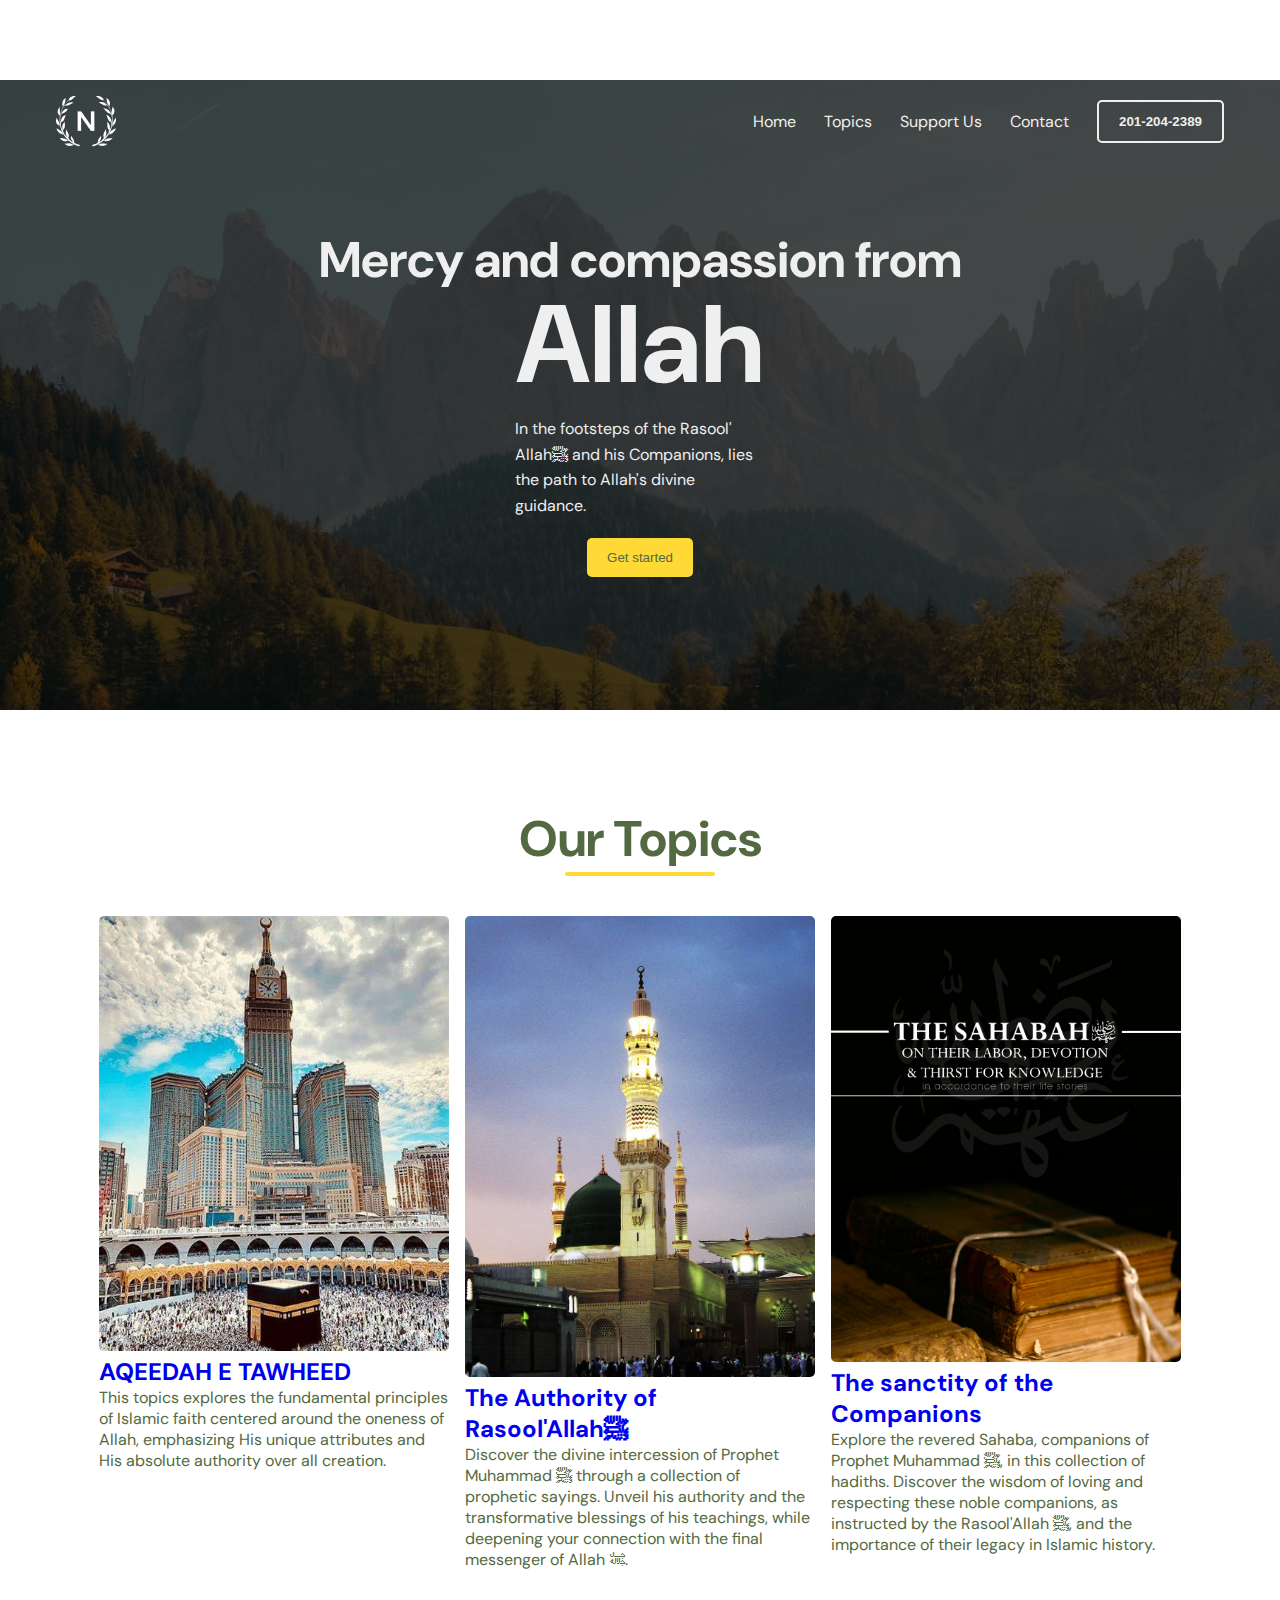
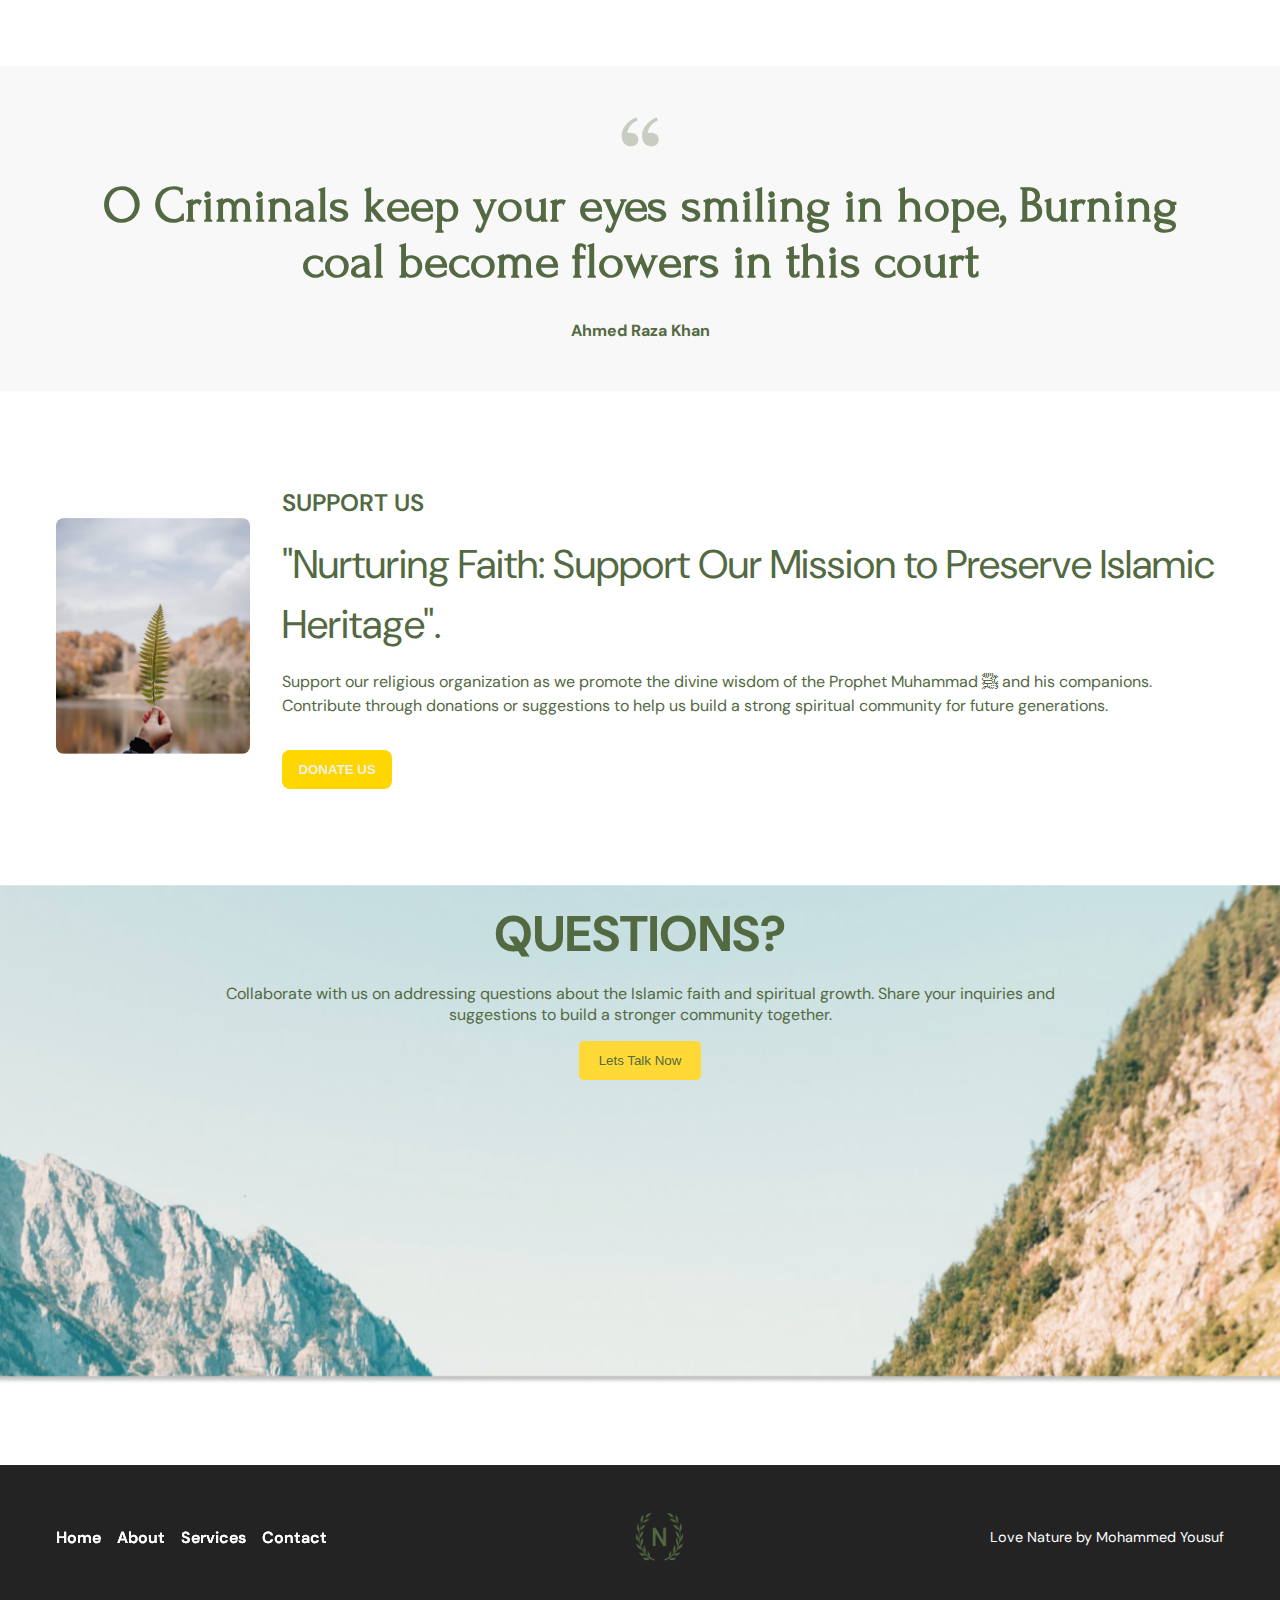
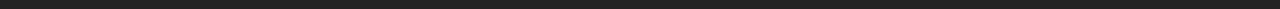
<file: index.html>
<!DOCTYPE html>
<html lang="en">
  <head>
    <meta charset="UTF-8" />
    <meta name="viewport" content="width=device-width, initial-scale=1.0" />
    <title>Guidance</title>
    <link rel="stylesheet" type="text/css" href="/style.css" />
  </head>
  <body>
    <section id="main">
      <div class="container">
        <nav>
          <img src="./Images/logo.png" alt="" class="logo" />
          <ul class="nav-list">
            <li><a href="#">Home</a></li>
            <li><a href="#">Topics</a></li>
            <li><a href="#">Support Us</a></li>
            <li><a href="#">Contact</a></li>
            <li><button class="btn btn-secondary">201-204-2389</button></li>
          </ul>
          <img src="Images/menu2svg.svg" alt="" class="menu-btn" />
        </nav>
        <div class="main-content">
          <h1 class="intro-heading">Mercy and compassion from</h1>
          <h1 class="main-heading">Allah</h1>
          <p>
            In the footsteps of the Rasool' Allahﷺ and his Companions, lies the
            path to Allah's divine guidance.
          </p>
          <button class="btn btn-primary">Get started</button>
        </div>
      </div>
    </section>
    <section id="services">
      <div class="container">
        <header class="section-title">
          <h1>Our Topics</h1>
          <div class="line"></div>
        </header>
        <div class="services">
          <article class="service">
            <a href="aqeedah-e-tawheed/index.html">
              <img src="Images/tawheedpic.png" alt="AQEEDAH E TAWHEED" />
            </a>
            <a href="aqeedah-e-tawheed/index.html"
              ><h2>AQEEDAH E TAWHEED</h2></a
            >
            <p>
              This topics explores the fundamental principles of Islamic faith
              centered around the oneness of Allah, emphasizing His unique
              attributes and His absolute authority over all creation.
            </p>
          </article>
          <article class="service">
            <a href="authority-of-rasoolallah/index.html">
              <img
                src="Images/madina 4.png"
                alt="The Authority of Rasool'Allahﷺ"
              />
            </a>
            <a href="authority-of-rasoolallah/index.html"
              ><h2>The Authority of Rasool'Allahﷺ</h2></a
            >
            <p>
              Discover the divine intercession of Prophet Muhammad ﷺ through a
              collection of prophetic sayings. Unveil his authority and the
              transformative blessings of his teachings, while deepening your
              connection with the final messenger of Allah ﷻ.
            </p>
          </article>
          <article class="service">
            <a href="sanctity-of-the-companions/index.html">
              <img
                src="Images/sahabah3.png"
                alt="The sanctity of the Companions"
              />
            </a>
            <a href="sanctity-of-the-companions/index.html"
              ><h2>The sanctity of the Companions</h2></a
            >
            <p>
              Explore the revered Sahaba, companions of Prophet Muhammad ﷺ, in
              this collection of hadiths. Discover the wisdom of loving and
              respecting these noble companions, as instructed by the
              Rasool'Allah ﷺ, and the importance of their legacy in Islamic
              history.
            </p>
          </article>
        </div>
      </div>
    </section>

    <section id="testimonial">
      <div class="container">
        <img src="Images/quote.png" alt="" />
        <h1>
          O Criminals keep your eyes smiling in hope, Burning coal become
          flowers in this court
        </h1>
        <div class="profile">
          <h4>Ahmed Raza Khan</h4>
        </div>
      </div>
    </section>

    <section id="about-us">
      <div class="container">
        <div class="about-image">
          <img src="Images/about.png" alt="About Us Image" />
        </div>
        <div class="about-content">
          <h4>Support Us</h4>
          <h1>
            "Nurturing Faith: Support Our Mission to Preserve Islamic Heritage".
          </h1>
          <p>
            Support our religious organization as we promote the divine wisdom
            of the Prophet Muhammad ﷺ and his companions. Contribute through
            donations or suggestions to help us build a strong spiritual
            community for future generations.
          </p>
          <button class="btn-connect">Donate Us</button>
        </div>
      </div>
    </section>

    <section id="questions">
      <div class="container">
        <h1>QUESTIONS?</h1>
        <p>
          Collaborate with us on addressing questions about the Islamic faith
          and spiritual growth. Share your inquiries and<br />suggestions to
          build a stronger community together.
        </p>
        <button class="btn btn-primary">Lets Talk Now</button>
      </div>
    </section>

    <footer>
      <div class="container">
        <ul class="footer-links">
          <li><a href="#">Home</a></li>
          <li><a href="#">About</a></li>
          <li><a href="#">Services</a></li>
          <li><a href="#">Contact</a></li>
        </ul>
        <img
          src="Images/logo-colored.png"
          alt="Love Nature Logo"
          class="footerlogo"
        />
        <p>Love Nature by Mohammed Yousuf</p>
      </div>
    </footer>

    <script>
      const navBtn = document.querySelector(".menu-btn");
      const navlist = document.querySelector(".nav-list");

      navBtn.addEventListener("click", function () {
        navlist.classList.toggle("active");
      });
    </script>
  </body>
</html>
</file>
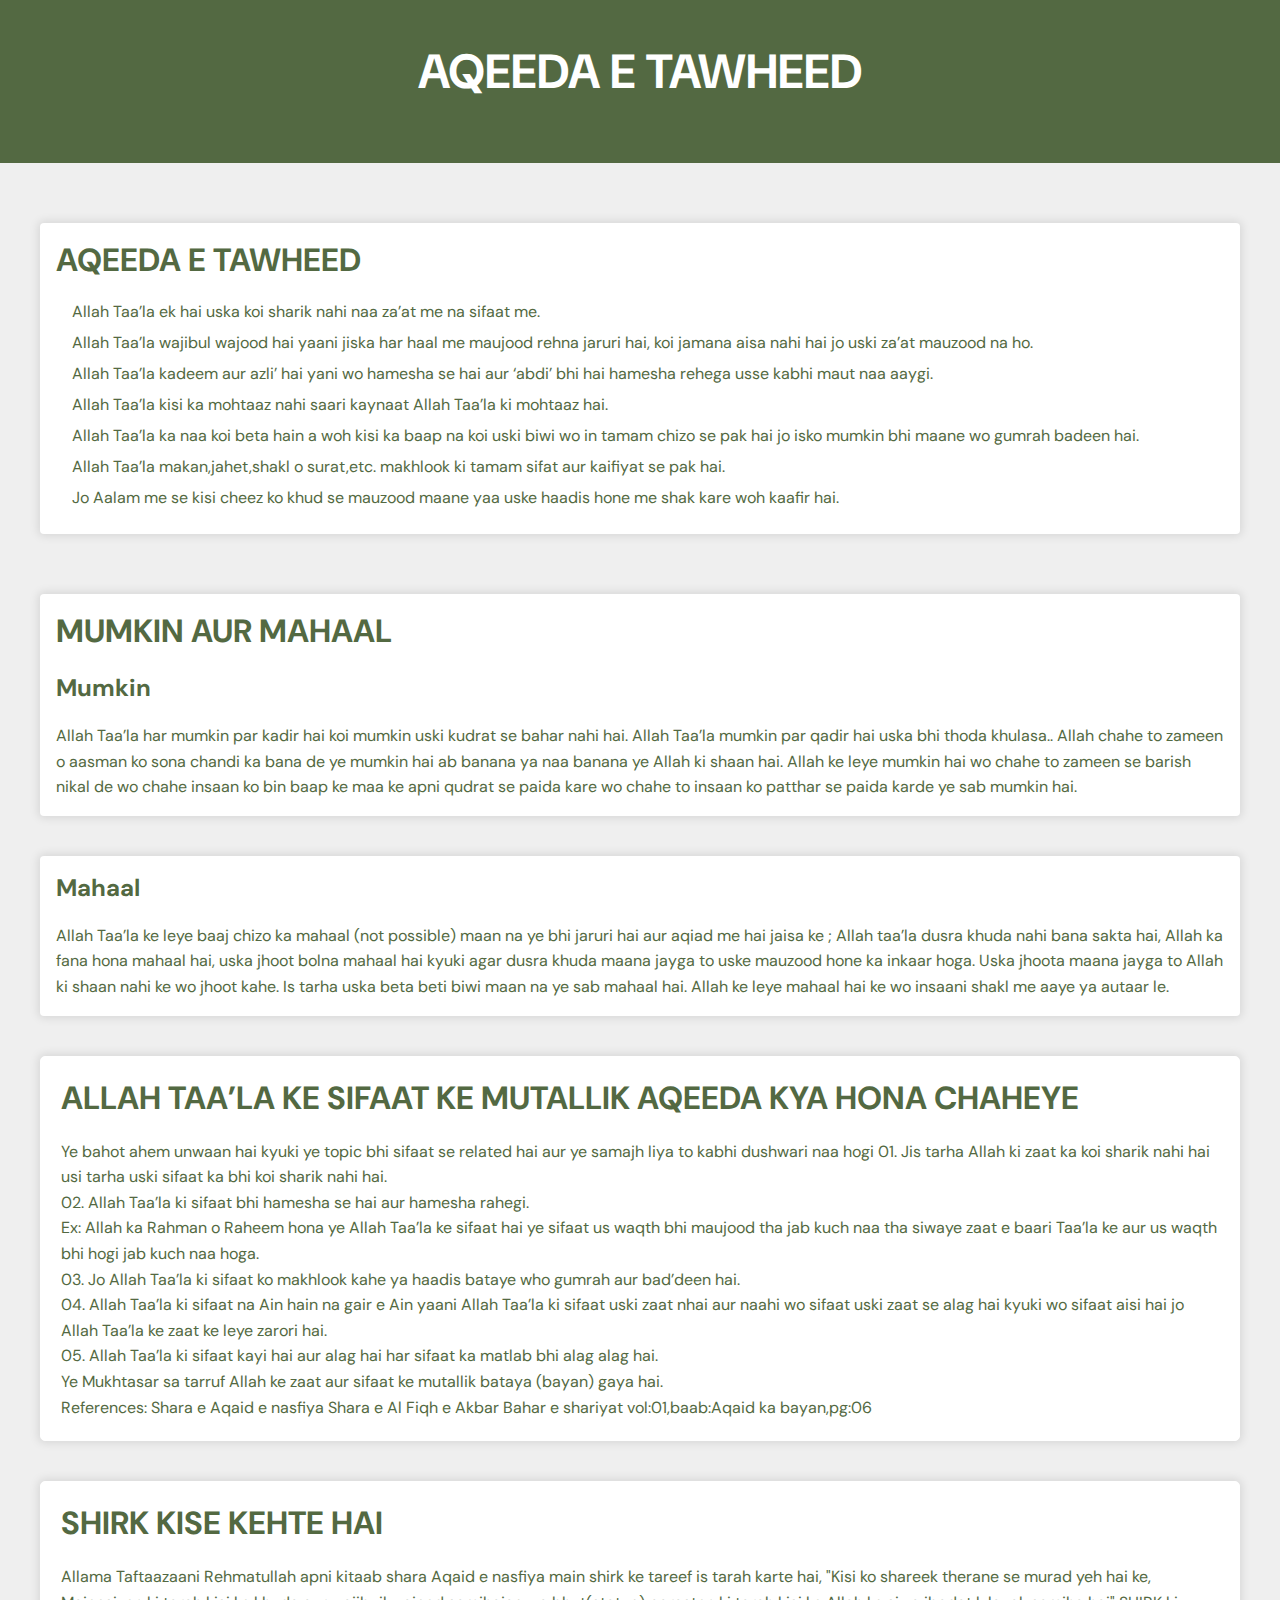
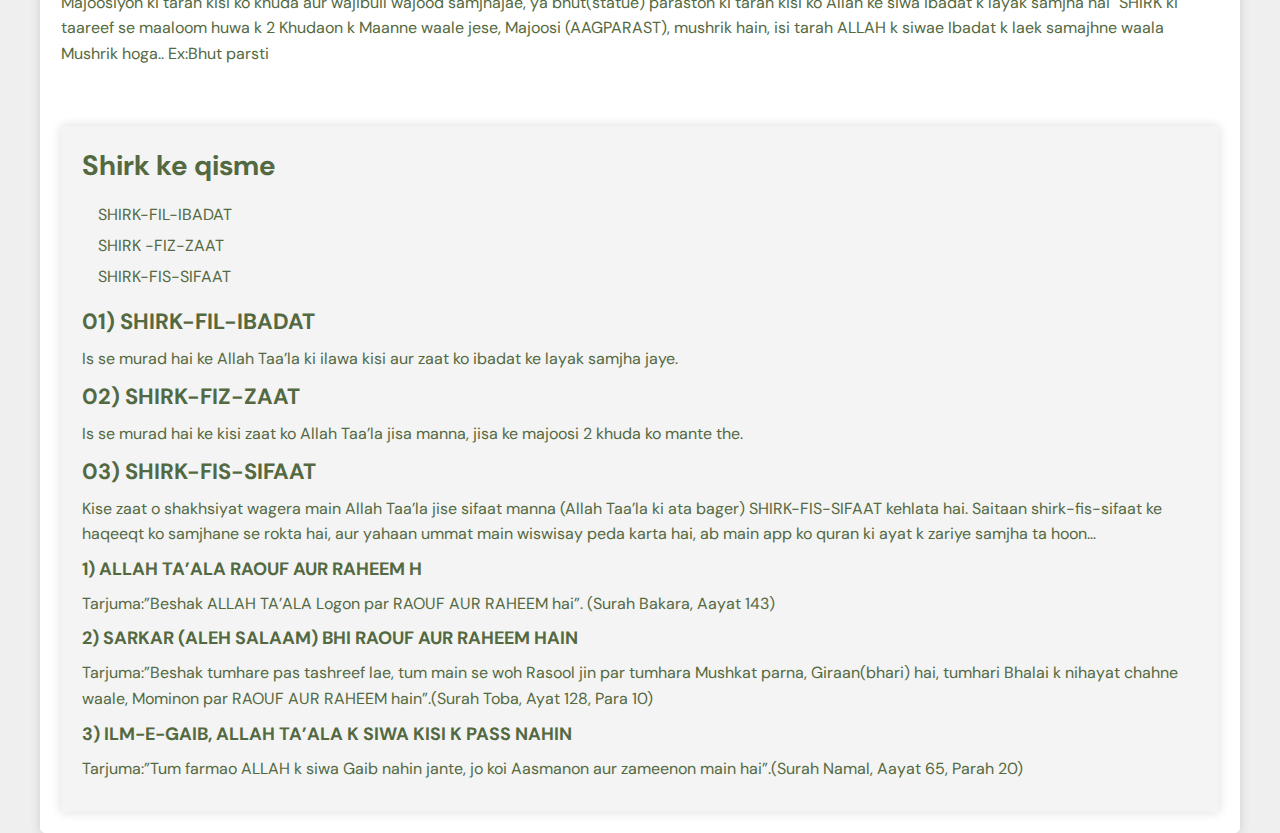
<file: aqeedah-e-tawheed/index.html>
<!DOCTYPE html>
<html lang="en">
  <head>
    <meta charset="UTF-8" />
    <meta name="viewport" content="width=device-width, initial-scale=1.0" />
    <title>AQEEDA E TAWHEED</title>
    <link rel="stylesheet" href="styles_1.css" />
  </head>
  <body>
    <div class="header">
      <h1>AQEEDA E TAWHEED</h1>
    </div>
    <div class="container">
      <h2>AQEEDA E TAWHEED</h2>
      <ol>
        <li>
          Allah Taa’la ek hai uska koi sharik nahi naa za’at me na sifaat me.
        </li>
        <li>
          Allah Taa’la wajibul wajood hai yaani jiska har haal me maujood rehna
          jaruri hai, koi jamana aisa nahi hai jo uski za’at mauzood na ho.
        </li>
        <li>
          Allah Taa’la kadeem aur azli’ hai yani wo hamesha se hai aur ‘abdi’
          bhi hai hamesha rehega usse kabhi maut naa aaygi.
        </li>
        <li>
          Allah Taa’la kisi ka mohtaaz nahi saari kaynaat Allah Taa’la ki
          mohtaaz hai.
        </li>
        <li>
          Allah Taa’la ka naa koi beta hain a woh kisi ka baap na koi uski biwi
          wo in tamam chizo se pak hai jo isko mumkin bhi maane wo gumrah badeen
          hai.
        </li>
        <li>
          Allah Taa’la makan,jahet,shakl o surat,etc. makhlook ki tamam sifat
          aur kaifiyat se pak hai.
        </li>
        <li>
          Jo Aalam me se kisi cheez ko khud se mauzood maane yaa uske haadis
          hone me shak kare woh kaafir hai.
        </li>
      </ol>
    </div>

    <div class="container">
      <h2>MUMKIN AUR MAHAAL</h2>
      <h3>Mumkin</h3>
      <p>
        Allah Taa’la har mumkin par kadir hai koi mumkin uski kudrat se bahar
        nahi hai. Allah Taa’la mumkin par qadir hai uska bhi thoda khulasa..
        Allah chahe to zameen o aasman ko sona chandi ka bana de ye mumkin hai
        ab banana ya naa banana ye Allah ki shaan hai. Allah ke leye mumkin hai
        wo chahe to zameen se barish nikal de wo chahe insaan ko bin baap ke maa
        ke apni qudrat se paida kare wo chahe to insaan ko patthar se paida
        karde ye sab mumkin hai.
      </p>
    </div>
    <div class="container">
      <h3>Mahaal</h3>
      <p>
        Allah Taa’la ke leye baaj chizo ka mahaal (not possible) maan na ye bhi
        jaruri hai aur aqiad me hai jaisa ke ; Allah taa’la dusra khuda nahi
        bana sakta hai, Allah ka fana hona mahaal hai, uska jhoot bolna mahaal
        hai kyuki agar dusra khuda maana jayga to uske mauzood hone ka inkaar
        hoga. Uska jhoota maana jayga to Allah ki shaan nahi ke wo jhoot kahe.
        Is tarha uska beta beti biwi maan na ye sab mahaal hai. Allah ke leye
        mahaal hai ke wo insaani shakl me aaye ya autaar le.
      </p>
    </div>
   
    <div class="container aqeeda-tawheed-sifaat">
<h2>ALLAH TAA’LA KE SIFAAT KE MUTALLIK AQEEDA KYA HONA CHAHEYE</h2>
<p>
  Ye bahot ahem unwaan hai kyuki ye topic bhi sifaat se related hai aur ye samajh liya to kabhi dushwari naa hogi

  01.	 Jis tarha Allah ki zaat ka koi sharik nahi hai usi tarha uski sifaat ka bhi koi sharik nahi hai.<br>
  02. Allah Taa’la ki sifaat bhi hamesha se hai aur hamesha  rahegi.<br>
  Ex: Allah ka Rahman o Raheem hona ye Allah Taa’la  ke sifaat hai ye sifaat us waqth bhi maujood tha jab kuch naa tha siwaye zaat e baari Taa’la ke aur us waqth bhi hogi jab kuch naa hoga.<br>
  
  03.	 Jo Allah Taa’la ki sifaat ko makhlook kahe ya haadis bataye who gumrah aur bad’deen hai.<br>
  04.	Allah Taa’la ki sifaat na Ain hain na gair e Ain yaani Allah Taa’la ki sifaat uski zaat nhai aur naahi wo sifaat uski zaat se alag hai kyuki wo sifaat aisi hai jo Allah Taa’la  ke zaat ke leye zarori hai.<br>
  05.	 Allah Taa’la ki sifaat kayi hai aur alag hai har sifaat ka matlab bhi alag alag hai.<br>  
  
        </p>
<ol>
      </ol>
<p>
Ye Mukhtasar sa tarruf Allah ke zaat aur sifaat ke mutallik bataya (bayan) gaya hai.
      </p>
<p>
References: Shara e Aqaid e nasfiya
        Shara e Al Fiqh e Akbar
        Bahar e shariyat vol:01,baab:Aqaid ka bayan,pg:06
      </p>
</div>
<div class="container shirk-kise-kehte-hai">
<h2>SHIRK KISE KEHTE HAI</h2>
<p>
Allama Taftaazaani Rehmatullah apni kitaab shara Aqaid e nasfiya main shirk ke tareef is tarah karte hai, "Kisi ko shareek therane se murad yeh hai ke, Majoosiyon ki tarah kisi ko khuda aur wajibuil wajood samjhajae, ya bhut(statue) paraston ki tarah kisi ko Allah ke siwa ibadat k layak samjha hai" SHIRK ki taareef se maaloom huwa k 2 Khudaon k Maanne waale jese, Majoosi (AAGPARAST), mushrik hain, isi tarah ALLAH k siwae Ibadat k laek samajhne waala Mushrik hoga.. Ex:Bhut parsti
<div class="container shirk-ke-qisme">
  <h2>Shirk ke qisme</h2>
  <ol>
  <li>SHIRK-FIL-IBADAT</li>
  <li>SHIRK -FIZ-ZAAT</li>
  <li>SHIRK-FIS-SIFAAT</li>
  </ol>
  <h3>01) SHIRK-FIL-IBADAT</h3>
  <p>
  Is se murad hai ke Allah Taa’la ki ilawa kisi aur zaat ko ibadat ke layak samjha jaye.
    </p>
  <h3>02) SHIRK-FIZ-ZAAT</h3>
  <p>
  Is se murad hai ke kisi zaat ko Allah Taa’la jisa manna, jisa ke majoosi 2 khuda ko mante the.
    </p>
  <h3>03) SHIRK-FIS-SIFAAT</h3>
  <p>
  Kise zaat o shakhsiyat wagera main Allah Taa’la jise sifaat manna (Allah Taa’la ki ata bager) SHIRK-FIS-SIFAAT kehlata hai. Saitaan shirk-fis-sifaat ke haqeeqt ko samjhane se rokta hai, aur yahaan ummat main wiswisay peda karta hai, ab main app ko quran ki ayat k zariye samjha ta hoon…
    </p>
  <h4>1) ALLAH TA’ALA RAOUF AUR RAHEEM H</h4>
  <p>
  Tarjuma:”Beshak ALLAH TA’ALA Logon par RAOUF AUR RAHEEM hai”. (Surah Bakara, Aayat 143)
    </p>
  <h4>2)     SARKAR (ALEH SALAAM) BHI RAOUF AUR RAHEEM HAIN</h4>
  <p>
  Tarjuma:”Beshak tumhare pas tashreef lae, tum main se woh Rasool jin par tumhara Mushkat parna, Giraan(bhari) hai, tumhari Bhalai k nihayat chahne waale, Mominon par RAOUF AUR RAHEEM hain”.(Surah Toba, Ayat 128, Para 10)
    </p>
  <h4>3) ILM-E-GAIB, ALLAH TA’ALA K SIWA KISI K PASS NAHIN</h4>
  <p>
  Tarjuma:”Tum farmao ALLAH k siwa Gaib nahin jante, jo koi Aasmanon aur zameenon main hai”.(Surah Namal, Aayat 65, Parah 20)
    </p>
  </div>
  
  </body>
</html>
</file>
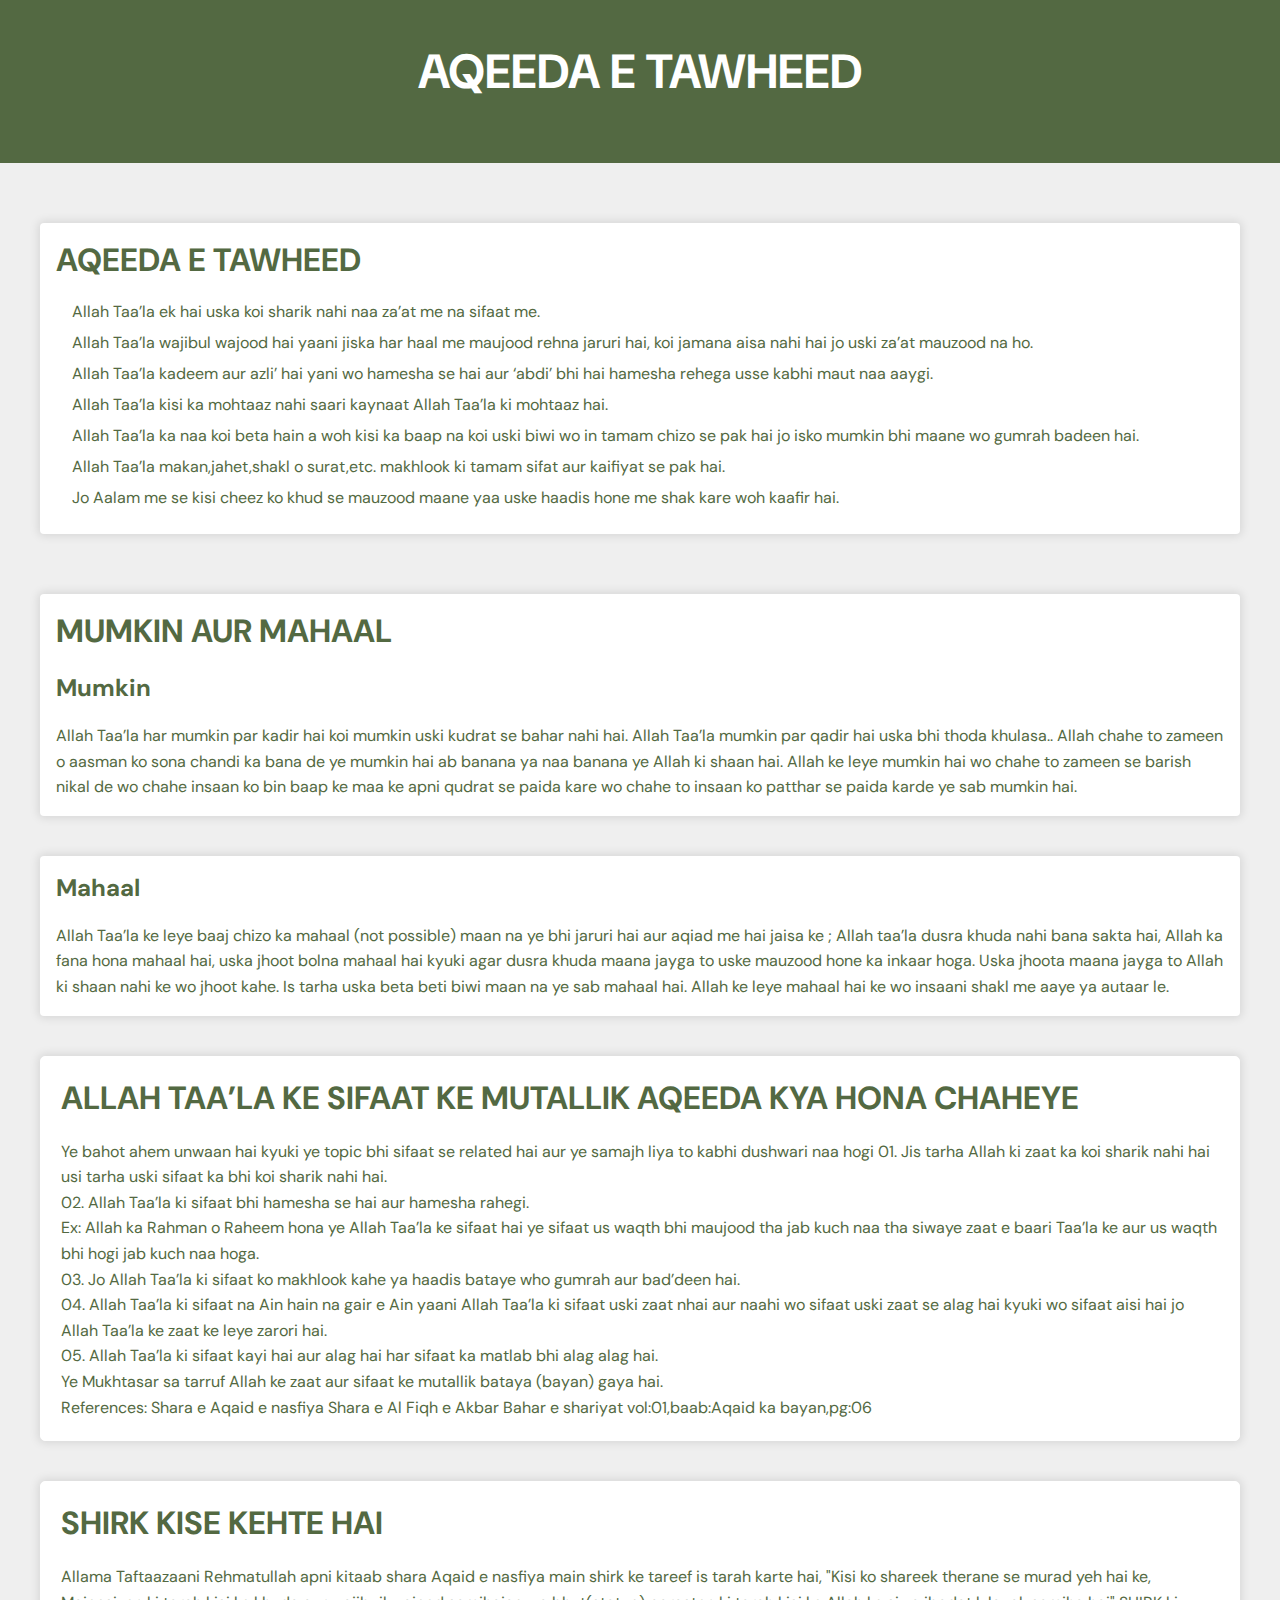
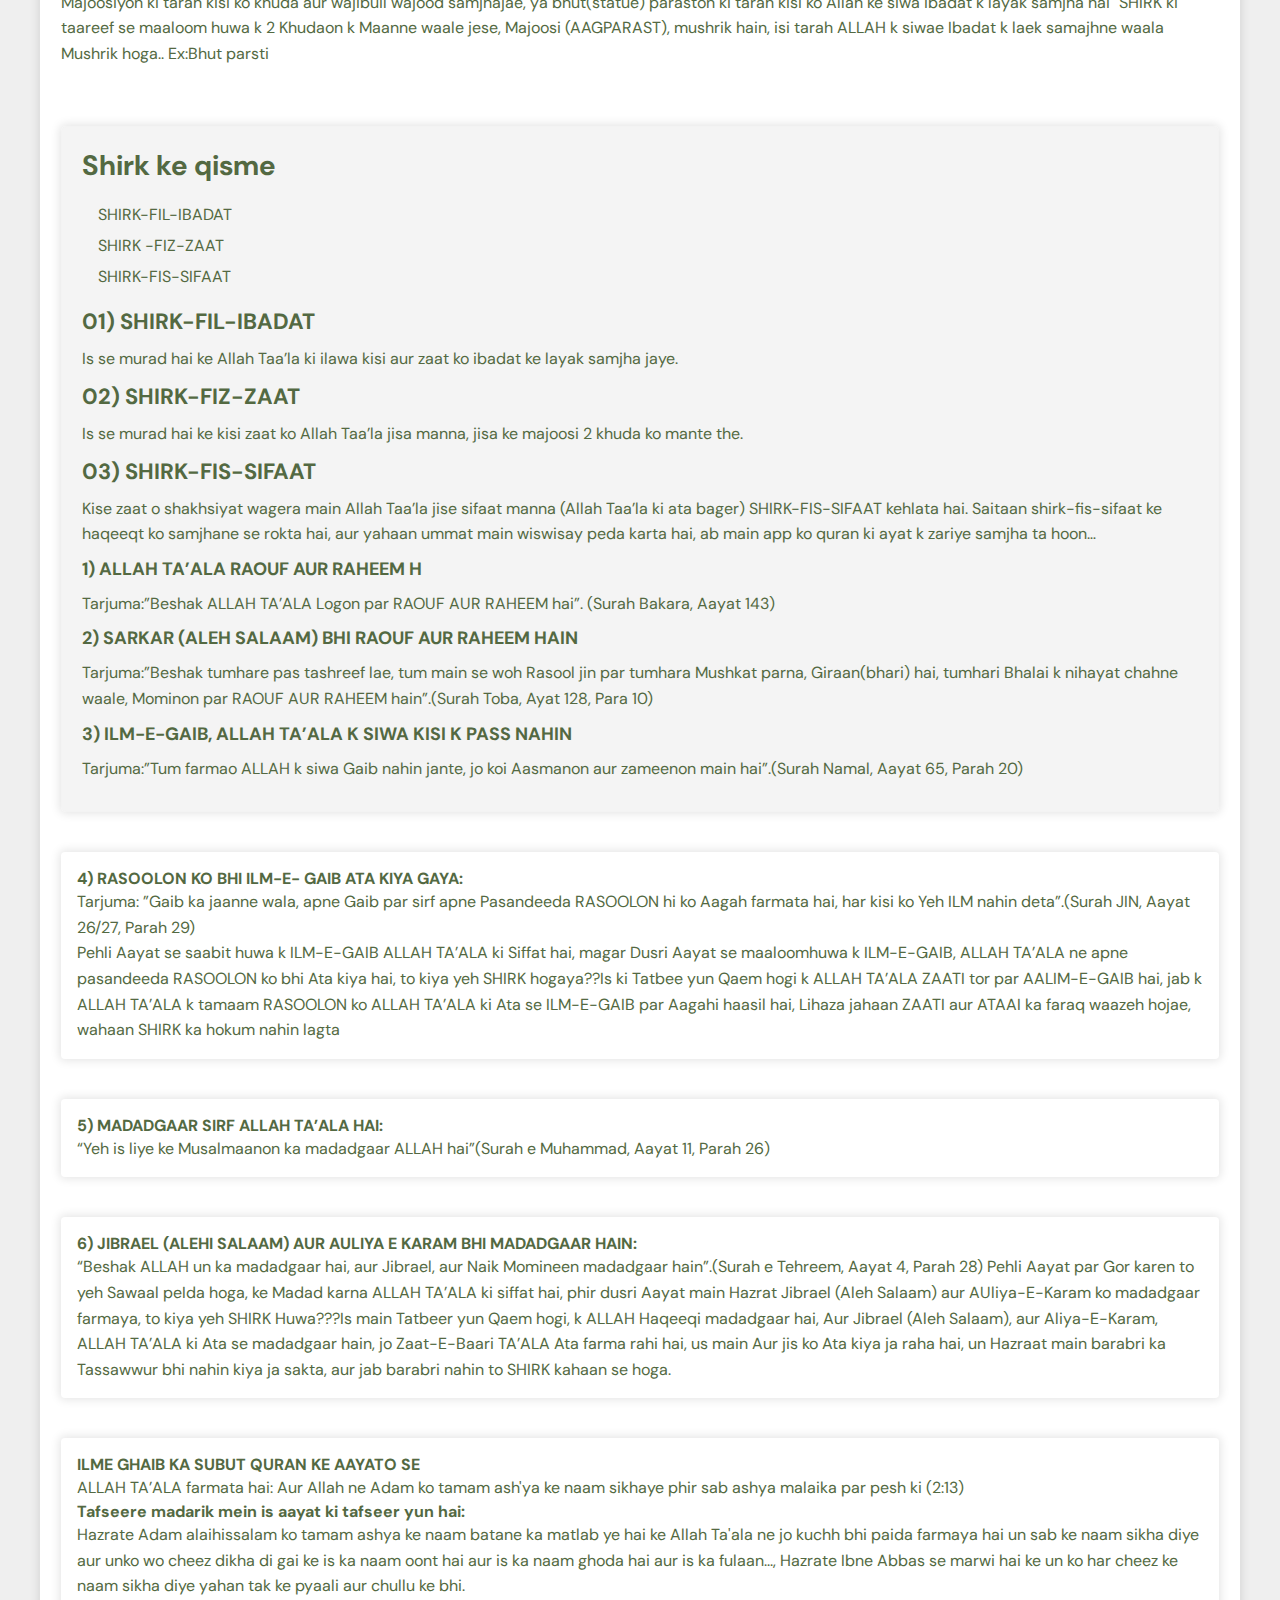
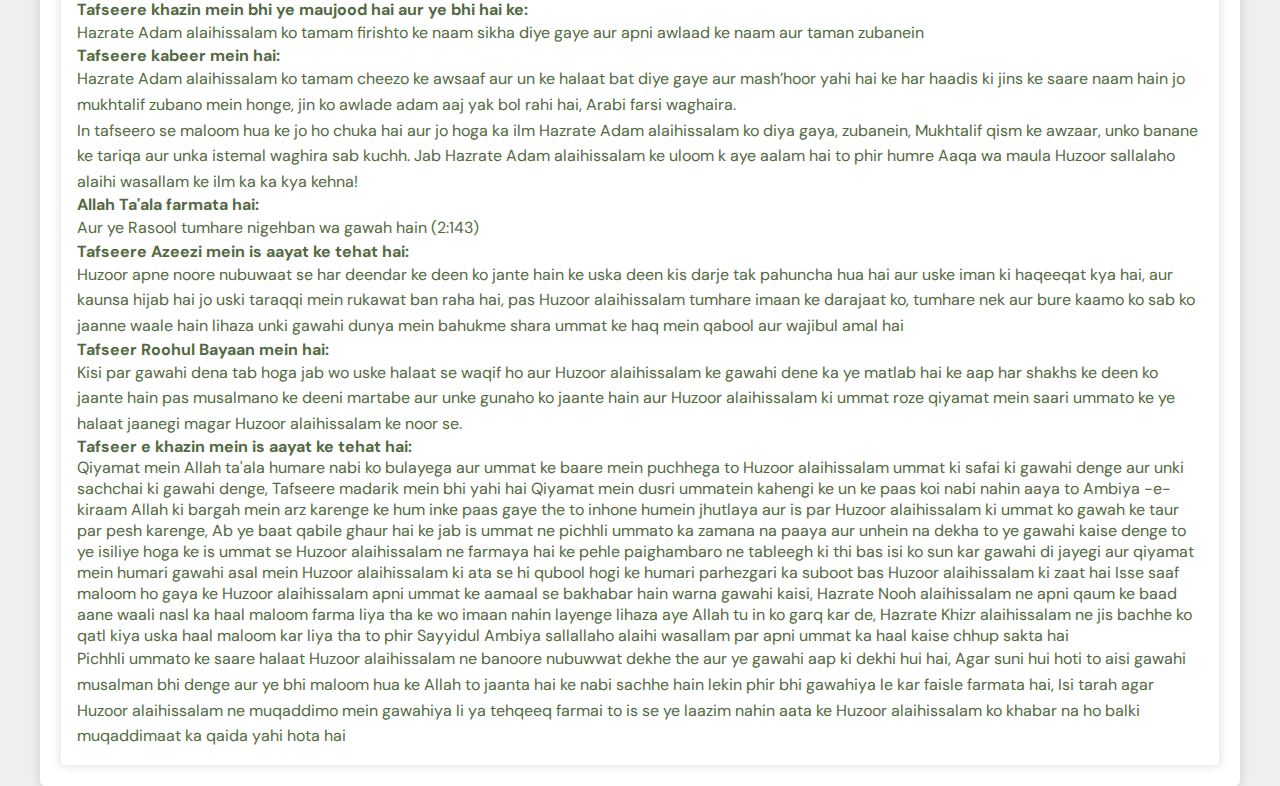
<file: trial/aqeedah-e-tawheed/index.html>
<!DOCTYPE html>
<html lang="en">
  <head>
    <meta charset="UTF-8" />
    <meta name="viewport" content="width=device-width, initial-scale=1.0" />
    <title>AQEEDA E TAWHEED</title>
    <link rel="stylesheet" href="styles_1.css" />
  </head>
  <body>
    <div class="header">
      <h1>AQEEDA E TAWHEED</h1>
    </div>
    <div class="container">
      <h2>AQEEDA E TAWHEED</h2>
      <ol>
        <li>
          Allah Taa’la ek hai uska koi sharik nahi naa za’at me na sifaat me.
        </li>
        <li>
          Allah Taa’la wajibul wajood hai yaani jiska har haal me maujood rehna
          jaruri hai, koi jamana aisa nahi hai jo uski za’at mauzood na ho.
        </li>
        <li>
          Allah Taa’la kadeem aur azli’ hai yani wo hamesha se hai aur ‘abdi’
          bhi hai hamesha rehega usse kabhi maut naa aaygi.
        </li>
        <li>
          Allah Taa’la kisi ka mohtaaz nahi saari kaynaat Allah Taa’la ki
          mohtaaz hai.
        </li>
        <li>
          Allah Taa’la ka naa koi beta hain a woh kisi ka baap na koi uski biwi
          wo in tamam chizo se pak hai jo isko mumkin bhi maane wo gumrah badeen
          hai.
        </li>
        <li>
          Allah Taa’la makan,jahet,shakl o surat,etc. makhlook ki tamam sifat
          aur kaifiyat se pak hai.
        </li>
        <li>
          Jo Aalam me se kisi cheez ko khud se mauzood maane yaa uske haadis
          hone me shak kare woh kaafir hai.
        </li>
      </ol>
    </div>

    <div class="container">
      <h2>MUMKIN AUR MAHAAL</h2>
      <h3>Mumkin</h3>
      <p>
        Allah Taa’la har mumkin par kadir hai koi mumkin uski kudrat se bahar
        nahi hai. Allah Taa’la mumkin par qadir hai uska bhi thoda khulasa..
        Allah chahe to zameen o aasman ko sona chandi ka bana de ye mumkin hai
        ab banana ya naa banana ye Allah ki shaan hai. Allah ke leye mumkin hai
        wo chahe to zameen se barish nikal de wo chahe insaan ko bin baap ke maa
        ke apni qudrat se paida kare wo chahe to insaan ko patthar se paida
        karde ye sab mumkin hai.
      </p>
    </div>
    <div class="container">
      <h3>Mahaal</h3>
      <p>
        Allah Taa’la ke leye baaj chizo ka mahaal (not possible) maan na ye bhi
        jaruri hai aur aqiad me hai jaisa ke ; Allah taa’la dusra khuda nahi
        bana sakta hai, Allah ka fana hona mahaal hai, uska jhoot bolna mahaal
        hai kyuki agar dusra khuda maana jayga to uske mauzood hone ka inkaar
        hoga. Uska jhoota maana jayga to Allah ki shaan nahi ke wo jhoot kahe.
        Is tarha uska beta beti biwi maan na ye sab mahaal hai. Allah ke leye
        mahaal hai ke wo insaani shakl me aaye ya autaar le.
      </p>
    </div>
   
    <div class="container aqeeda-tawheed-sifaat">
<h2>ALLAH TAA’LA KE SIFAAT KE MUTALLIK AQEEDA KYA HONA CHAHEYE</h2>
<p>
  Ye bahot ahem unwaan hai kyuki ye topic bhi sifaat se related hai aur ye samajh liya to kabhi dushwari naa hogi

  01.	 Jis tarha Allah ki zaat ka koi sharik nahi hai usi tarha uski sifaat ka bhi koi sharik nahi hai.<br>
  02. Allah Taa’la ki sifaat bhi hamesha se hai aur hamesha  rahegi.<br>
  Ex: Allah ka Rahman o Raheem hona ye Allah Taa’la  ke sifaat hai ye sifaat us waqth bhi maujood tha jab kuch naa tha siwaye zaat e baari Taa’la ke aur us waqth bhi hogi jab kuch naa hoga.<br>
  
  03.	 Jo Allah Taa’la ki sifaat ko makhlook kahe ya haadis bataye who gumrah aur bad’deen hai.<br>
  04.	Allah Taa’la ki sifaat na Ain hain na gair e Ain yaani Allah Taa’la ki sifaat uski zaat nhai aur naahi wo sifaat uski zaat se alag hai kyuki wo sifaat aisi hai jo Allah Taa’la  ke zaat ke leye zarori hai.<br>
  05.	 Allah Taa’la ki sifaat kayi hai aur alag hai har sifaat ka matlab bhi alag alag hai.<br>  
  
        </p>
<ol>
      </ol>
<p>
Ye Mukhtasar sa tarruf Allah ke zaat aur sifaat ke mutallik bataya (bayan) gaya hai.
      </p>
<p>
References: Shara e Aqaid e nasfiya
        Shara e Al Fiqh e Akbar
        Bahar e shariyat vol:01,baab:Aqaid ka bayan,pg:06
      </p>
</div>
<div class="container shirk-kise-kehte-hai">
<h2>SHIRK KISE KEHTE HAI</h2>
<p>
Allama Taftaazaani Rehmatullah apni kitaab shara Aqaid e nasfiya main shirk ke tareef is tarah karte hai, "Kisi ko shareek therane se murad yeh hai ke, Majoosiyon ki tarah kisi ko khuda aur wajibuil wajood samjhajae, ya bhut(statue) paraston ki tarah kisi ko Allah ke siwa ibadat k layak samjha hai" SHIRK ki taareef se maaloom huwa k 2 Khudaon k Maanne waale jese, Majoosi (AAGPARAST), mushrik hain, isi tarah ALLAH k siwae Ibadat k laek samajhne waala Mushrik hoga.. Ex:Bhut parsti
<div class="container shirk-ke-qisme">
  <h2>Shirk ke qisme</h2>
  <ol>
  <li>SHIRK-FIL-IBADAT</li>
  <li>SHIRK -FIZ-ZAAT</li>
  <li>SHIRK-FIS-SIFAAT</li>
  </ol>
  <h3>01) SHIRK-FIL-IBADAT</h3>
  <p>
  Is se murad hai ke Allah Taa’la ki ilawa kisi aur zaat ko ibadat ke layak samjha jaye.
    </p>
  <h3>02) SHIRK-FIZ-ZAAT</h3>
  <p>
  Is se murad hai ke kisi zaat ko Allah Taa’la jisa manna, jisa ke majoosi 2 khuda ko mante the.
    </p>
  <h3>03) SHIRK-FIS-SIFAAT</h3>
  <p>
  Kise zaat o shakhsiyat wagera main Allah Taa’la jise sifaat manna (Allah Taa’la ki ata bager) SHIRK-FIS-SIFAAT kehlata hai. Saitaan shirk-fis-sifaat ke haqeeqt ko samjhane se rokta hai, aur yahaan ummat main wiswisay peda karta hai, ab main app ko quran ki ayat k zariye samjha ta hoon…
    </p>
  <h4>1) ALLAH TA’ALA RAOUF AUR RAHEEM H</h4>
  <p>
  Tarjuma:”Beshak ALLAH TA’ALA Logon par RAOUF AUR RAHEEM hai”. (Surah Bakara, Aayat 143)
    </p>
  <h4>2)     SARKAR (ALEH SALAAM) BHI RAOUF AUR RAHEEM HAIN</h4>
  <p>
  Tarjuma:”Beshak tumhare pas tashreef lae, tum main se woh Rasool jin par tumhara Mushkat parna, Giraan(bhari) hai, tumhari Bhalai k nihayat chahne waale, Mominon par RAOUF AUR RAHEEM hain”.(Surah Toba, Ayat 128, Para 10)
    </p>
  <h4>3) ILM-E-GAIB, ALLAH TA’ALA K SIWA KISI K PASS NAHIN</h4>
  <p>
  Tarjuma:”Tum farmao ALLAH k siwa Gaib nahin jante, jo koi Aasmanon aur zameenon main hai”.(Surah Namal, Aayat 65, Parah 20)
    </p>
  </div>
  
    <div class="container ilm-e-gaib">
    <h4>4) RASOOLON KO BHI ILM-E- GAIB ATA KIYA GAYA:</h4>
    <p>
    Tarjuma: ”Gaib ka jaanne wala, apne Gaib par sirf apne Pasandeeda RASOOLON hi ko Aagah farmata hai, har kisi ko Yeh ILM nahin deta”.(Surah JIN, Aayat 26/27, Parah 29)
      </p>
    <p>
    Pehli Aayat se saabit huwa k ILM-E-GAIB ALLAH TA’ALA ki Siffat hai, magar Dusri Aayat se maaloomhuwa k ILM-E-GAIB, ALLAH TA’ALA ne apne pasandeeda RASOOLON ko bhi Ata kiya hai, to kiya yeh SHIRK hogaya??Is ki Tatbee yun Qaem hogi k ALLAH TA’ALA ZAATI tor par AALIM-E-GAIB hai, jab k ALLAH TA’ALA k tamaam RASOOLON ko ALLAH TA’ALA ki Ata se ILM-E-GAIB par Aagahi haasil hai, Lihaza jahaan ZAATI aur ATAAI ka faraq waazeh hojae, wahaan SHIRK ka hokum nahin lagta
      </p>
    </div>
    <div class="container madadgaar">
    <h4>5) MADADGAAR SIRF ALLAH TA’ALA HAI:</h4>
    <p>
    “Yeh is liye ke Musalmaanon ka madadgaar ALLAH hai”(Surah e Muhammad, Aayat 11, Parah 26)
      </p>
    </div>
    <div class="container madadgaar-auliya-e-karam">
    <h4>6) JIBRAEL (ALEHI SALAAM) AUR AULIYA E KARAM BHI MADADGAAR HAIN:</h4>
    <p>
    “Beshak ALLAH un ka madadgaar hai, aur Jibrael, aur Naik Momineen madadgaar hain”.(Surah e Tehreem, Aayat 4, Parah 28) Pehli Aayat par Gor karen to yeh Sawaal peIda hoga, ke Madad karna ALLAH TA’ALA ki siffat hai, phir dusri Aayat main Hazrat Jibrael (Aleh Salaam) aur AUliya-E-Karam ko madadgaar farmaya, to kiya yeh SHIRK Huwa???Is main Tatbeer yun Qaem hogi, k ALLAH Haqeeqi madadgaar hai, Aur Jibrael (Aleh Salaam), aur Aliya-E-Karam, ALLAH TA’ALA ki Ata se madadgaar hain, jo Zaat-E-Baari TA’ALA Ata farma rahi hai, us main Aur jis ko Ata kiya ja raha hai, un Hazraat main barabri ka Tassawwur bhi nahin kiya ja sakta, aur jab barabri nahin to SHIRK kahaan se hoga.
      </p>
    </div>
    <div class="container ilm-e-gaib">
      <h4>ILME GHAIB KA SUBUT QURAN KE AAYATO SE</h4>
      <p>
      ALLAH TA’ALA farmata hai: Aur Allah ne Adam ko tamam ash'ya ke naam sikhaye phir sab ashya malaika par pesh ki (2:13)
        </p>
      <h4>Tafseere madarik mein is aayat ki tafseer yun hai:</h4>
      <p>Hazrate Adam alaihissalam ko tamam ashya ke naam batane ka matlab ye hai ke Allah Ta'ala ne jo kuchh bhi paida farmaya hai un sab ke naam sikha diye aur unko wo cheez dikha di gai ke is ka naam oont hai aur is ka naam ghoda hai aur is ka fulaan..., Hazrate Ibne Abbas se marwi hai ke un ko har cheez ke naam sikha diye yahan tak ke pyaali aur chullu ke bhi.</p>
      <h4>Tafseere khazin mein bhi ye maujood hai aur ye bhi hai ke:</h4>
      <p>Hazrate Adam alaihissalam ko tamam firishto ke naam sikha diye gaye aur apni awlaad ke naam aur taman zubanein</p>
      <h4>Tafseere kabeer mein hai:</h4>
      <p>Hazrate Adam alaihissalam ko tamam cheezo ke awsaaf aur un ke halaat bat diye gaye aur mash’hoor yahi hai ke har haadis ki jins ke saare naam hain jo mukhtalif zubano mein honge, jin ko awlade adam aaj yak bol rahi hai, Arabi farsi waghaira.</p>
      <p>In tafseero se maloom hua ke jo ho chuka hai aur jo hoga ka ilm Hazrate Adam alaihissalam ko diya gaya, zubanein, Mukhtalif qism ke awzaar, unko banane ke tariqa aur unka istemal waghira sab kuchh. Jab Hazrate Adam alaihissalam ke uloom k aye aalam hai to phir humre Aaqa wa maula Huzoor sallalaho alaihi wasallam ke ilm ka ka kya kehna!</p>
      <h4>Allah Ta'ala farmata hai:</h4>
      <p>Aur ye Rasool tumhare nigehban wa gawah hain (2:143)</p>
      <h4>Tafseere Azeezi mein is aayat ke tehat hai:</h4>
      <p>Huzoor apne noore nubuwaat se har deendar ke deen ko jante hain ke uska deen kis darje tak pahuncha hua hai aur uske iman ki haqeeqat kya hai, aur kaunsa hijab hai jo uski taraqqi mein rukawat ban raha hai, pas Huzoor alaihissalam tumhare imaan ke darajaat ko, tumhare nek aur bure kaamo ko sab ko jaanne waale hain lihaza unki gawahi dunya mein bahukme shara ummat ke haq mein qabool aur wajibul amal hai</p>
      <h4>Tafseer Roohul Bayaan mein hai:</h4>
        <p>
        Kisi par gawahi dena tab hoga jab wo uske halaat se waqif ho aur Huzoor alaihissalam ke gawahi dene ka ye matlab hai ke aap har shakhs ke deen ko jaante hain pas musalmano ke deeni martabe aur unke gunaho ko jaante hain aur Huzoor alaihissalam ki ummat roze qiyamat mein saari ummato ke ye halaat jaanegi magar Huzoor alaihissalam ke noor se.
          </p>
        <p>
        <h4> Tafseer e khazin mein is aayat ke tehat hai:</h4>
            Qiyamat mein Allah ta'ala humare nabi ko bulayega aur ummat ke baare mein puchhega to Huzoor alaihissalam ummat ki safai ki gawahi denge aur unki sachchai ki gawahi denge, Tafseere madarik mein bhi yahi hai Qiyamat mein dusri ummatein kahengi ke un ke paas koi nabi nahin aaya to Ambiya -e- kiraam Allah ki bargah mein arz karenge ke hum inke paas gaye the to inhone humein jhutlaya aur is par Huzoor alaihissalam ki ummat ko gawah ke taur par pesh karenge, Ab ye baat qabile ghaur hai ke jab is ummat ne pichhli ummato ka zamana na paaya aur unhein na dekha to ye gawahi kaise denge to ye isiliye hoga ke is ummat se Huzoor alaihissalam ne farmaya hai ke pehle paighambaro ne tableegh ki thi bas isi ko sun kar gawahi di jayegi aur qiyamat mein humari gawahi asal mein Huzoor alaihissalam ki ata se hi qubool hogi ke humari parhezgari ka suboot bas Huzoor alaihissalam ki zaat hai Isse saaf maloom ho gaya ke Huzoor alaihissalam apni ummat ke aamaal se bakhabar hain warna gawahi kaisi, Hazrate Nooh alaihissalam ne apni qaum ke baad aane waali nasl ka haal maloom farma liya tha ke wo imaan nahin layenge lihaza aye Allah tu in ko garq kar de, Hazrate Khizr alaihissalam ne jis bachhe ko qatl kiya uska haal maloom kar liya tha to phir Sayyidul Ambiya sallallaho alaihi wasallam par apni ummat ka haal kaise chhup sakta hai
          </p>
        <p>
        Pichhli ummato ke saare halaat Huzoor alaihissalam ne banoore nubuwwat dekhe the aur ye gawahi aap ki dekhi hui hai, Agar suni hui hoti to aisi gawahi musalman bhi denge aur ye bhi maloom hua ke Allah to jaanta hai ke nabi sachhe hain lekin phir bhi gawahiya le kar faisle farmata hai, Isi tarah agar Huzoor alaihissalam ne muqaddimo mein gawahiya li ya tehqeeq farmai to is se ye laazim nahin aata ke Huzoor alaihissalam ko khabar na ho balki muqaddimaat ka qaida yahi hota hai
          </p>
        </div>
        
    
  
  </body>
</html>
</file>
<file: style.css>
@import url('https://fonts.googleapis.com/css2?family=DM+Sans:ital,opsz,wght@0,9..40,100..1000;1,9..40,100..1000&family=Forum&display=swap');
*{
margin: 0;
padding: 0;
box-sizing: border-box;

}
:root{
    --primary: #536942;
    --secondary: #ffd936;
    --white: #efefef;
}
body {
    font-family: "DM Sans", sans-serif;
    color: var(--primary);
}
#main {
    background-color: rgba(0, 0, 0, 0.4);
    min-height: 70vh;
    background-size: cover;
    background-position: center;
    position: relative; /* Add position relative */
}
#main {
    background-image: linear-gradient(to bottom, rgba(0, 0, 0, 0.4) 0%, rgba(0, 0, 0, 0.4) 100%), url(Images/main.png);
    background-position: bottom center;
    background-size: cover;
    background-blend-mode: overlay;
    min-height: 70vh;
}
#main {
    background-image: linear-gradient(to bottom, rgba(0, 0, 0, 0.4) 0%, rgba(0, 0, 0, 0.4) 100%), url(Images/main.png);
    min-height: 70vh;
    background-position: bottom center;
    background-size: cover;
    background-blend-mode: overlay;
}
a{
    text-decoration: none;
}
.container {
    max-width: 1200px;
    padding: 16px;
    margin: auto;
}
section {
    margin: 80px auto;
}
nav {
display: flex;
justify-content: space-between;
align-items: center;

}
.nav-list {
    display: flex;
    list-style: none;
    gap: 28px;
    align-items: center;
}

.nav-list a {
    color: #efefef;
    text-decoration: none;
    transition: all 0.3s ease;
    position: relative;
}

.nav-list a:hover {
    color: #FFD700;
}

.nav-list a:hover:after {
    content: '';
    position: absolute;
    bottom: 0;
    left: 0;
    width: 100%;
    height: 2px;
    background-color: #FFD700;
}



.btn{
    padding: 12px 20px;
    background: transparent;
    cursor: pointer;
    border-radius: 5px;
}
.btn-secondary {
    border: 2px solid var(--white);
    color: var(--white);
    font-weight: bold;
    transition: all 0.3s ease;
}

.btn-secondary:hover {
    background-color: #070706;
    color: #efefef;
    transform: scale(1.05);
}


.btn-primary{
    border: none;
    background: var(--secondary);
    color: var(--primary);

}
.main-content {
    display: flex;
    flex-direction: column;
    align-items: center;
    justify-content: center;
    margin-top: 80px;
    color: var(--white);
}

.main-content .intro-heading {
    font-size: 50px;
    font-weight: bold;
}

.main-content .main-heading {
    font-size: 110px;
    margin-top: -20px;
    font-weight: bold;
}

.main-content p {
    max-width: 250px;
    margin-bottom: 20px;
    line-height: 1.6;
}


.menu-btn {
    position: absolute;
    top: 20px;
    right: 20px;
    width: 30px;
    display:none;
    color: black;
}
.section-title h1 {
font-size: 50px;
text-align: center;
}
.section-title .line{
    width: 150px;
    height: 4px;
     border-radius: 10px;
     background: var(--secondary);
     margin: auto;
}
.services {
    margin-top: 40px;
    display: flex;
    justify-content: center;
    gap: 16px;
    flex-wrap: wrap;
    color: #536942;
}

.service {
    width: 350px;
}
.service img {
    max-width: 100%;
    border-radius: 5px;
    transition: transform 0.3s ease-in-out, box-shadow 0.3s ease-in-out;
}




.service img:hover {
    transform: scale(1.05);
    box-shadow: 0 5px 10px rgba(0, 0, 0, 0.1);
}


#testimonial {
    background-color: #f8f8f8;
}

#testimonial .container {
    display: flex;
    flex-direction: column;
    justify-content: center;
    align-items: center;
    width: 100%;
    gap: 30px;
    padding: 50px 16px;
}

#testimonial h1 {
    font-size: 50px;
    font-family: 'Forum', sans-serif;
    font-weight: bold;
    text-align: center;
}

#testimonial .proflie {
    display: flex;
    flex-direction: column;
    align-items: center;
}
#about-us {
    display: flex;
    align-items: center;
}

#about-us .container {
    flex: 1;
    display: flex;
    align-items: center;
    gap: 2rem;
}

#about-us .about-image {
    width: 30%;
}

#about-us .about-image img {
    max-width: 100%;
    height: auto;
    border-radius: 0.5rem;
}

#about-us h4 {
    font-size: 1.5rem;
    font-weight: 600;
    text-transform: uppercase;
    margin-bottom: 1rem;
}

#about-us h1 {
    font-size: 2.5rem;
    line-height: 1.5;
    font-weight: 400;
    margin-bottom: 1rem;
}

#about-us p {
    font-size: 1rem;
    line-height: 1.5;
    margin-bottom: 2rem;
}

#about-us .btn-connect {
    border-radius: 0.5rem;
    padding: 0.75rem 1rem;
    border: none;
    background-color: #ffd700;
    color: var(--white);
    font-weight: 600;
    text-transform: uppercase;
    filter: drop-shadow(0 0 0.5px var(--white));
    transition: all 0.3s ease-in-out;
    cursor: pointer;
}

#about-us .btn-connect:hover {
    background-color: #ffcc00;
    filter: drop-shadow(0 0 2px var(--white));
}



#questions {
    min-height: 500px;
    background-image: url(Images/main-2.png);
    background-position: bottom center;
    background-size: cover;
}

#questions .container {
    width: 100%;
    display: flex;
    flex-direction: column;
    gap: 16px;
    align-items: center;
    justify-content: center;
    height: 100%;
    text-align: center;
}

#questions h1 {
    font-size: 50px;
    font-weight: bold;
}
footer {
    background-color: #232323;
    color: #fff;
    padding-top: 2rem;
    padding-bottom: 2rem;
}

footer .container {
    display: flex;
    justify-content: space-between;
    align-items: center;
}

.footer-links {
    display: flex;
    align-items: center;
    gap: 1rem;
    list-style: none;
}

.footer-links li a {
    font-weight: 600;
    text-decoration: none;
    color: inherit;
    transition: color 0.3s ease-in-out;
    filter: drop-shadow(0 0 0.5px #fff);
}

.footer-links li a:hover {
    color: rgba(255, 255, 255, 0.75);
    filter: drop-shadow(0 0 2px #f2f205);
}

.footerlogo {
    width: 3rem;
    height: 3rem;
}

footer p {
    font-size: 0.9rem;
    margin: 0;
}

@media screen and (max-width:520px){
    .menu-btn{
        display: block;
        
    }
    .nav-list{
        flex-direction: column;
        background: gray;
        position: absolute;
        top: 0;
        right: -900px;
        width: 80%;
        height: 100vh;
        padding-top: 80px;
        transition: all 0.3s ease;
    }
    .nav-list.active {
        right: 0;

    }
    .nav-list li :not(:last-child) {
        text-align: left;
        width: 100%;
        padding: 10px 30px;
        border-bottom: 1px soild var(--white);


    }
    #about-us .container{
        flex-direction: column;
        gap: 30px;
    }
    footer .container{
        flex-direction: column;
        gap: 16px;
    }
    
}
</file>
<file: aqeedah-e-tawheed/styles_1.css>
@import url('https://fonts.googleapis.com/css2?family=DM+Sans:ital,opsz,wght@0,9..40,100..1000;1,9..40,100..1000&family=Forum&display=swap');
* {
  margin: 0;
  padding: 0;
  box-sizing: border-box;
}

:root {
  --primary: #536942;
  --secondary: #ffd936;
  --white: #efefef;
}

body {
  font-family: "DM Sans", sans-serif;
  color: var(--primary);
  background-color: #efefef;
}

.container {
  max-width: 1200px;
  padding: 16px;
  margin: auto;
  background-color: white;
  box-shadow: 0px 0px 10px 2px rgba(0, 0, 0, 0.1);
  border-radius: 4px;
}

.container + .container {
  margin-top: 40px;
}

.header {
  text-align: center;
  padding: 40px 0;
  background-color: var(--primary);
  color: white;
}

h1,
h2,
h3 {
  font-weight: 700;
  margin-bottom: 20px;
}

h1 {
  font-size: 48px;
}

h2 {
  font-size: 32px;
}

h3 {
  font-size: 24px;
}

ol {
  list-style: none;
  padding-left: 16px;
}

li {
  margin-bottom: 10px;
}

p {
  line-height: 1.6;
}

.container:nth-child(2) {
  margin-top: 60px;
}

.container:nth-child(3) {
  margin-top: 60px;
}

.aqeeda-tawheed-sifaat {
  background-color:white;
  padding: 20px;
  border: 1px solid white;
  border-radius: 5px;
}

.shirk-kise-kehte-hai {
  background-color:white;
  padding: 20px;
  border: 1px solid white;
  border-radius: 5px;
}
.shirk-ke-qisme {
  background-color: #f2f2f2d8;
  padding: 20px;
  border: 1px solid #f2f2f2d8;
  border-radius: 5px;
}

.shirk-ke-qisme h2 {
  font-size: 28px;
  margin-bottom: 20px;
}

.shirk-ke-qisme ol {
  margin-bottom: 20px;
}

.shirk-ke-qisme h3 {
  font-size: 22px;
  margin-bottom: 10px;
}

.shirk-ke-qisme p {
  margin-bottom: 10px;
}

.shirk-ke-qisme h4 {
  font-size: 18px;
  margin-bottom: 10px;
}


@media screen and (max-width: 768px) {
}
</file>
<file: trial/aqeedah-e-tawheed/styles_1.css>
@import url('https://fonts.googleapis.com/css2?family=DM+Sans:ital,opsz,wght@0,9..40,100..1000;1,9..40,100..1000&family=Forum&display=swap');

* {
  margin: 0;
  padding: 0;
  box-sizing: border-box;
}

:root {
  --primary: #536942;
  --secondary: #ffd936;
  --white: #efefef;
}

body {
  font-family: "DM Sans", sans-serif;
  color: var(--primary);
  background-color: var(--white);
}

.container {
  max-width: 1200px;
  padding: 16px;
  margin: auto;
  background-color: white;
  box-shadow: 0px 0px 10px 2px rgba(0, 0, 0, 0.1);
  border-radius: 4px;
}

.container + .container {
  margin-top: 40px;
}

.header {
  text-align: center;
  padding: 40px 0;
  background-color: var(--primary);
  color: white;
}

h1, h2, h3 {
  font-weight: 700;
  margin-bottom: 20px;
}

h1 {
  font-size: 48px;
}

h2 {
  font-size: 32px;
}

h3 {
  font-size: 24px;
}

ol {
  list-style: none;
  padding-left: 16px;
}

li {
  margin-bottom: 10px;
}

p {
  line-height: 1.6;
}

.container:nth-child(2) {
  margin-top: 60px;
}

.container:nth-child(3) {
  margin-top: 60px;
}

.aqeeda-tawheed-sifaat {
  background-color: white;
  padding: 20px;
  border: 1px solid white;
  border-radius: 5px;
}

.shirk-kise-kehte-hai {
  background-color: white;
  padding: 20px;
  border: 1px solid white;
  border-radius: 5px;
}

.shirk-ke-qisme {
  background-color: #f2f2f2d8;
  padding: 20px;
  border: 1px solid #f2f2f2d8;
  border-radius: 5px;
}

.shirk-ke-qisme h2 {
  font-size: 28px;
  margin-bottom: 20px;
}

.shirk-ke-qisme ol {
  margin-bottom: 20px;
}

.shirk-ke-qisme h3 {
  font-size: 22px;
  margin-bottom: 10px;
}

.shirk-ke-qisme p {
  margin-bottom: 10px;
}

.shirk-ke-qisme h4 {
  font-size: 18px;
  margin-bottom: 10px;
}

@media screen and (max-width: 768px) {
 
h1 {
    font-size: 32px;
  }

  h2 {
    font-size: 24px;
  }

  h3 {
    font-size: 20px;
  }

.container {
    padding: 12px;
  }

  .header {
    padding: 30px 0;
  }

  .container + .container {
    margin-top: 30px;
  }

  
.container:nth-child(2),
  .container:nth-child(3) {
    margin-top: 40px;
  }

 
.shirk-ke-qisme h2 {
    font-size: 20px;
  }

  .shirk-ke-qisme ol {
    margin-bottom: 15px;
  }

  .shirk-ke-qisme h3 {
    font-size: 18px;
  }

  .shirk-ke-qisme h4 {
    font-size: 16px;
  }
}
</file>
